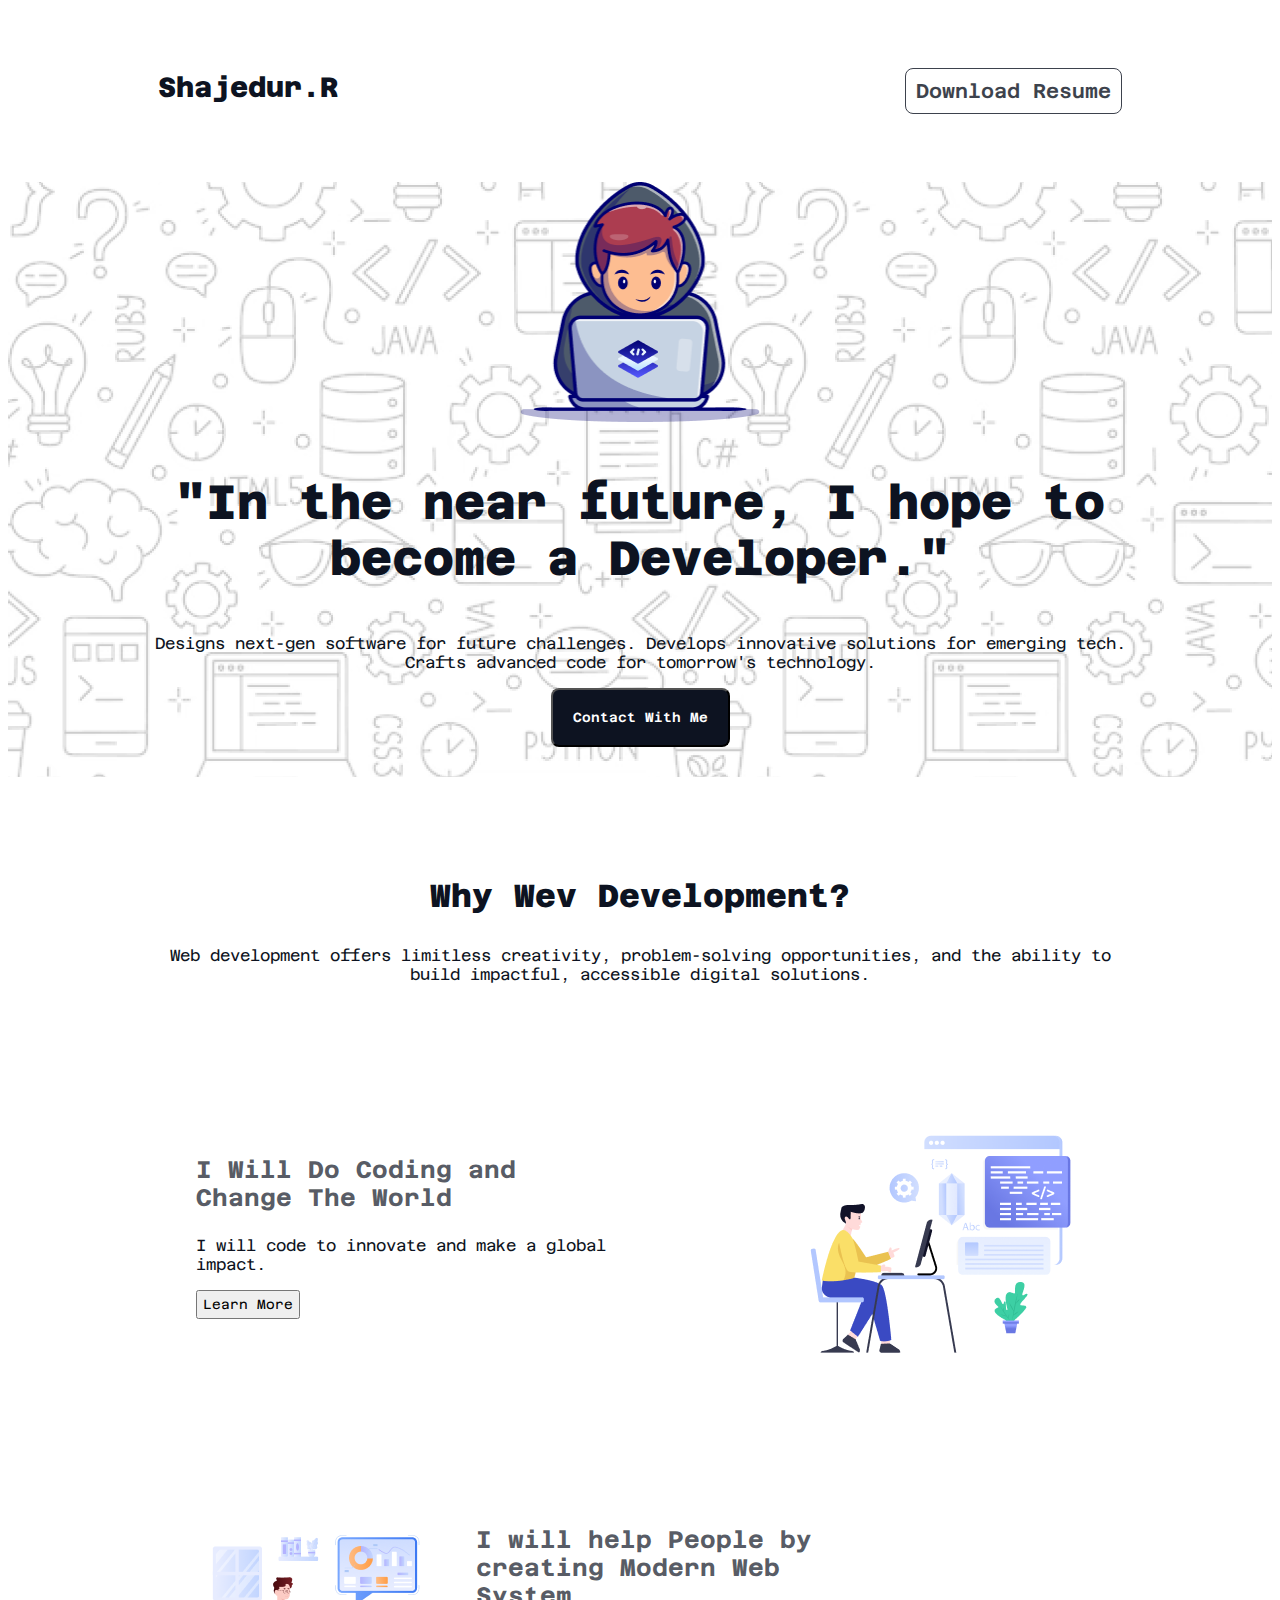
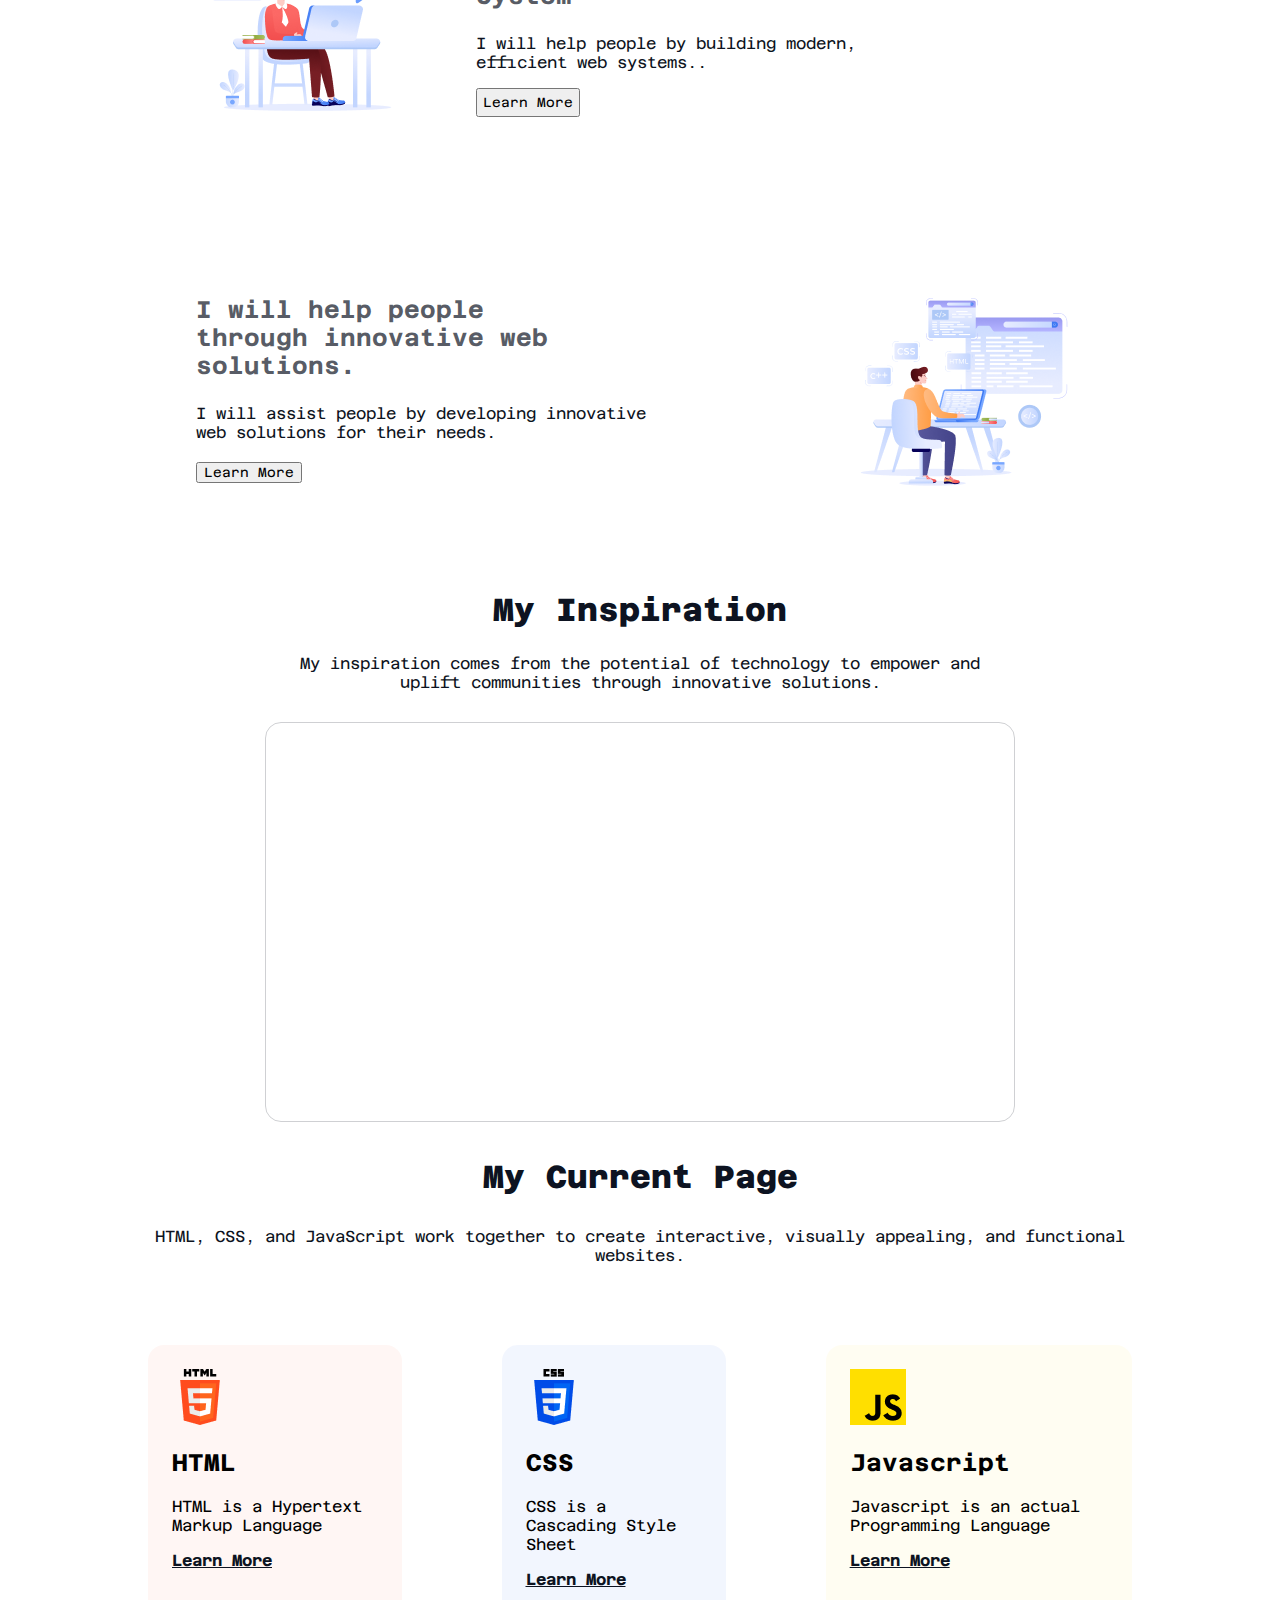
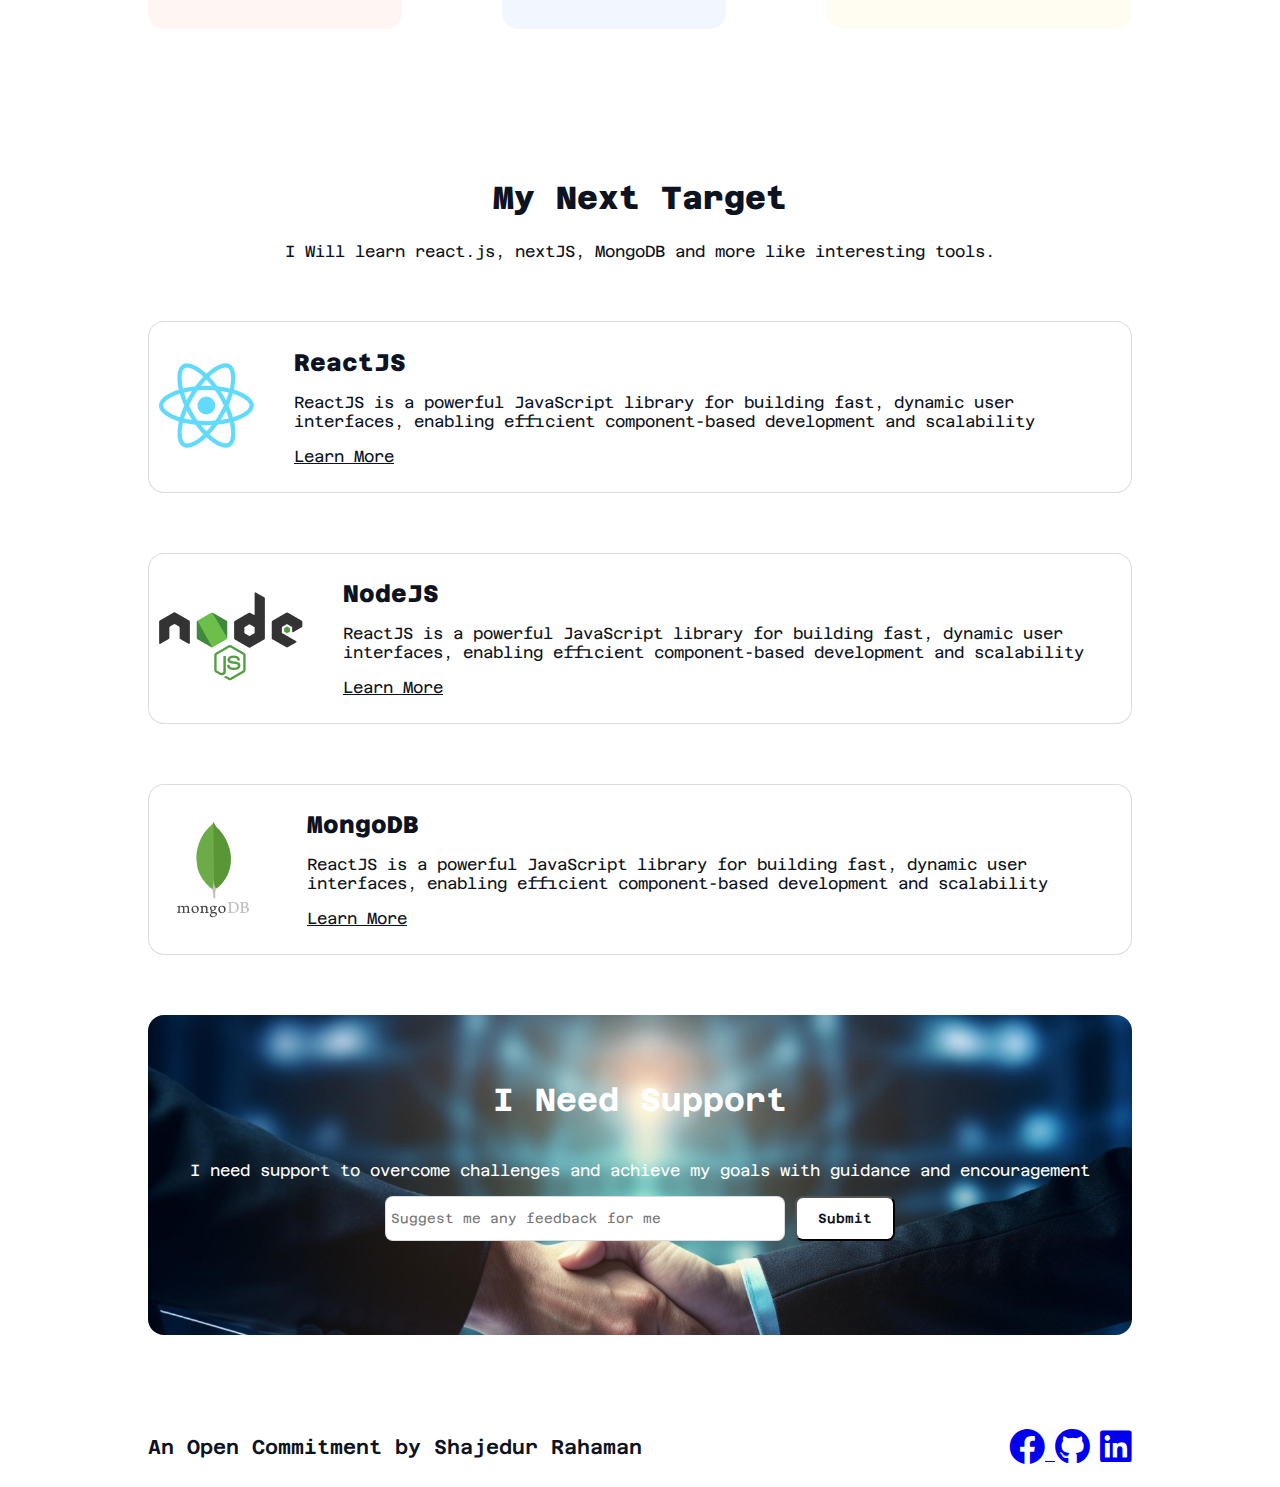
<file: index.html>
<!DOCTYPE html>
<html lang="en">
  <head>
    <meta charset="UTF-8" />
    <meta name="viewport" content="width=device-width, initial-scale=1.0" />
    <title>Shajedur.R</title>
    <link rel="stylesheet" href="style/style.css" />
    <link rel="stylesheet" href="https://cdnjs.cloudflare.com/ajax/libs/font-awesome/6.0.0-beta3/css/all.min.css">
  </head>
  <body>
    <header>
      <nav class="nav-container">
        <h2 class="nav-header">Shajedur.R</h2>
        <p class="nav-btn">Download Resume</p>
      </nav>
      <!-- banner section -->
      <div class="banner-section">
        <div class="banner-content">
          <div>
            <img src="assets/Group.png" alt="developer img" />
          </div>
          <h3>"In the near future, I hope to become a Developer."</h3>
          <p>
            Designs next-gen software for future challenges. Develops innovative
            solutions for emerging tech. Crafts advanced code for tomorrow's
            technology.
          </p>
          <button onclick="document.getElementById('footer').scrollIntoView({behavior: 'smooth'});">Contact With Me</button>
        </div>
      </div>
    </header>
    <main>
      <!-- why web development section -->
      <div class="web-container">
        <h3 class="web-heading">Why Wev Development?</h3>
        <p class="web-desc">
          Web development offers limitless creativity, problem-solving
          opportunities, and the ability to build impactful, accessible digital
          solutions.
        </p>
        <div class="group-1">
          <div>
            <h3>I Will Do Coding and Change The World</h3>
            <p>I will code to innovate and make a global impact.</p>
            <div class="btn">
              <button class="btn-txt">Learn More</button>
            </div>
          </div>
          <div>
            <img src="assets/Layer_1.png" alt="" />
          </div>
        </div>
        <div class="group-2">
          <div class="group-2-img">
            <img src="assets/Group 3.png" alt="" />
          </div>
          <div>
            <h3>I will help People by creating Modern Web System</h3>
            <p>
              I will help people by building modern, efficient web systems..
            </p>
            <div class="btn">
              <button class="btn-txt">Learn More</button>
            </div>
          </div>
        </div>
        <div class="group-3">
          <div>
            <h3>I will help people through innovative web solutions.</h3>
            <p>
              I will assist people by developing innovative web solutions for
              their needs.
            </p>
            <div class="btn">
              <button class="btn-text">Learn More</button>
            </div>
          </div>
          <div>
            <img src="assets/Group 4.png" alt="" />
          </div>
        </div>
      </div>
      <!-- inspiration section -->
      <section>
        <div class="inspiration">
          <h2>My Inspiration</h2>
          <p>
            My inspiration comes from the potential of technology to empower and
            uplift communities through innovative solutions.
          </p>
          <iframe
            width="560"
            height="315"
            src="https://www.youtube.com/embed/Qdz6O6DGGfs?si=G0OgT3q6hf-dv_iK"
            title="YouTube video player"
            frameborder="0"
            allow="accelerometer; autoplay; clipboard-write; encrypted-media; gyroscope; picture-in-picture; web-share"
            referrerpolicy="strict-origin-when-cross-origin"
            allowfullscreen
          ></iframe>
        </div>
      </section>
      <!-- current target section -->
      <section class="current-section">
        <div class="current-header">
          <h3>My Current Page</h3>
          <p>
            HTML, CSS, and JavaScript work together to create interactive,
            visually appealing, and functional websites.
          </p>
        </div>
        <div class="box-container">
          <div class="html">
            <img src="assets/html.png" alt="" />
            <h2>HTML</h2>
            <p>HTML is a Hypertext Markup Language</p>
            <p><a href="">Learn More</a></p>
          </div>
          <div class="css">
            <img src="assets/css.png" alt="" />
            <h2>CSS</h2>
            <p>CSS is a Cascading Style Sheet</p>
            <p><a href="">Learn More</a></p>
          </div>
          <div class="js">
            <img src="assets/js.png" alt="" />
            <h2>Javascript</h2>
            <p>Javascript is an actual Programming Language</p>
            <p><a href="">Learn More</a></p>
          </div>
        </div>
      </section>
      <!-- next target section -->
      <section class="next-target">
        <div class="next-target-heading">
          <h2>My Next Target</h2>
          <p>
            I Will learn react.js, nextJS, MongoDB and more like interesting
            tools.
          </p>
        </div>
        <div class="react">
          <div>
            <img src="assets/react.png" alt="react.js image" />
          </div>
          <div>
            <h1>ReactJS</h1>
            <p>
              ReactJS is a powerful JavaScript library for building fast,
              dynamic user interfaces, enabling efficient component-based
              development and scalability
            </p>
            <p><a href="">Learn More</a></p>
          </div>
        </div>
        <div class="react">
          <div>
            <img src="assets/nodejs.png" alt="react.js image" />
          </div>
          <div>
            <h1>NodeJS</h1>
            <p>
              ReactJS is a powerful JavaScript library for building fast,
              dynamic user interfaces, enabling efficient component-based
              development and scalability
            </p>
            <p><a href="">Learn More</a></p>
          </div>
        </div>
        <div class="react">
          <div>
            <img src="assets/mongodb.png" alt="react.js image" />
          </div>
          <div>
            <h1>MongoDB</h1>
            <p>
              ReactJS is a powerful JavaScript library for building fast,
              dynamic user interfaces, enabling efficient component-based
              development and scalability
            </p>
            <p><a href="">Learn More</a></p>
          </div>
        </div>
      </section>
      <!-- support section -->
       <section class="support-section"> 
        <div class="support-bg">
          <div class="support-content">
            <h2>I Need Support</h2>
            <p>I need support to overcome challenges and achieve my goals with guidance and encouragement</p>
            <div>
              <input class="text-field" type="text" placeholder="Suggest me any feedback for me">
            <input class="submit" type="submit" value="Submit">
            </div>
          </div>
        </div>
       </section>
    </main>
    <footer id="footer">
      <div class="footer">
        <h3>An Open Commitment by Shajedur Rahaman</h3>
        <div>
          <a href="https://www.facebook.com/SajedurRahaman725/" target="_blank">
            <i id="facebook" class="fa-brands fa-facebook"></i>
          </a>
          <a href="https://github.com/shajedurrahaman" target="_blank"><i id="github" class="fa-brands fa-github"></i></a>
          <a href="https://www.linkedin.com/in/sajedur-rahaman/" target="_blank"><i id="linkedin" class="fa-brands fa-linkedin"></i></a>
        </div>
      </div>
    </footer>
  </body>
</html>
</file>
<file: style/style.css>
@import url("https://fonts.googleapis.com/css2?family=Azeret+Mono:ital,wght@0,100..900;1,100..900&display=swap");

.azeret-mono-normal {
  /* font-family: "Azeret Mono", monospace; */
  font-optical-sizing: auto;
  font-style: normal;
}

* {
  font-family: "Azeret Mono", monospace;
}

.nav-container {
  display: flex;
  justify-content: space-between;
  margin: 48px 150px;
  text-align: center;
}

.nav-header {
  color: rgb(13, 19, 33);
  font-size: 28px;
  font-weight: 800;
}

.nav-btn {
  display: flex;
  box-sizing: border-box;
  border: 1px solid rgb(13, 19, 33);
  border-radius: 8px;
  opacity: 0.8;
  align-items: center;
  padding: 10px;
  color: rgb(13, 19, 33);
  font-weight: 600;
  font-size: 20px;
  cursor: pointer;
}
.nav-btn:hover {
  background-color: blue;
  color: white;
}

/* banner section */
.banner-section {
  background-image: url(../assets/Hero-bg.png);
}

.banner-content {
  text-align: center;
  margin: 0 140px;
}

.banner-content img {
  height: 240px;
  width: 240px;
}

.banner-content h3 {
  color: rgb(13, 19, 33);
  font-size: 48px;
  font-weight: 800;
}

.banner-content p {
  color: rgb(13, 19, 33);
  font-size: 16px;
}

.banner-content button {
  background-color: rgb(13, 19, 33);
  border-radius: 8px;
  color: rgb(255, 255, 255);
  font-weight: 600;
  padding: 20px;
  margin-bottom: 30px;
  cursor: pointer;
}

/* why web development */
.web-container {
  /* text-align: center; */
  margin: 100px 140px 0;
}

.web-container h3 {
  color: rgb(13, 19, 33);
  font-weight: 800;
  font-size: 32px;
  text-align: center;
}

.web-container p {
  color: rgb(13, 19, 33);
  font-size: 16px;
  text-align: center;
}

.group-1 {
  display: flex;
  justify-content: space-between;
  border-radius: 16px;
  background: linear-gradient(
    90deg,
    rgb(255, 255, 255),
    rgba(255, 255, 255, 0) 100%
  );
  padding: 48px;
  margin-top: 100px;
}

.group-1 h3 {
  color: rgba(13, 19, 33, 0.7);
  font-size: 24px;
  font-weight: 700;
  width: 390px;
  text-align: left;
}

.group-1 p {
  color: rgb(13, 19, 33);
  font-size: 16px;
  width: 465px;
  text-align: left;
}

.btn {
  color: rgb(13, 19, 33);
  font-weight: 600;
  font-size: 20px;
  text-align: left;
}
.btn-txt {
  padding: 5px;
}
.group-2 {
  display: flex;
  /* justify-content: space-between; */
  border-radius: 16px;
  background: linear-gradient(
    90deg,
    rgb(255, 255, 255),
    rgba(255, 255, 255, 0) 100%
  );
  padding: 48px;
  margin-top: 30px;
}

.group-2-img {
  margin-right: 40px;
}

.group-2 h3 {
  color: rgba(13, 19, 33, 0.7);
  font-size: 24px;
  font-weight: 700;
  width: 390px;
  text-align: left;
}

.group-2 p {
  color: rgb(13, 19, 33);
  font-size: 16px;
  width: 465px;
  text-align: left;
}

.btn {
  color: rgb(13, 19, 33);
  font-weight: 600;
  font-size: 20px;
  text-align: left;
}
.btn-txt {
  padding: 5px;
}
.group-3 {
  display: flex;
  justify-content: space-between;
  border-radius: 16px;
  background: linear-gradient(
    90deg,
    rgb(255, 255, 255),
    rgba(255, 255, 255, 0) 100%
  );
  padding: 48px;
  margin-top: 30px;
}

.group-3 h3 {
  color: rgba(13, 19, 33, 0.7);
  font-size: 24px;
  font-weight: 700;
  width: 390px;
  text-align: left;
}

.group-3 p {
  color: rgb(13, 19, 33);
  font-size: 16px;
  width: 465px;
  text-align: left;
}

.btn {
  color: rgb(13, 19, 33);
  font-weight: 600;
  font-size: 20px;
  text-align: left;
}
.btn-txt {
  padding: 5px;
}

/* inspiration section */
.inspiration {
  text-align: center;
  margin: 0 140px;
}

.inspiration h2 {
  color: rgb(13, 19, 33);
  font-size: 32px;
  font-weight: 800;
}

.inspiration p {
  color: rgb(13, 19, 33);
  font-size: 16px;
  margin: 0 140px 30px;
}

.inspiration iframe {
  box-sizing: border-box;
  border: 1px solid rgba(13, 19, 33, 0.2);
  border-radius: 16px;
  background-color: 1px Inside rgba(13, 19, 33, 0.2);
  padding: 32px;
  width: 750px;
  height: 400px;
}

/* current page */
.current-section {
  margin: 0 140px;
}
.current-header {
  text-align: center;
}

.current-header h3 {
  color: rgb(13, 19, 33);
  font-weight: 800;
  font-size: 32px;
}

.current-header p {
  color: rgb(13, 19, 33);
  font-size: 16px;
}

.box-container {
  display: flex;
  gap: 100px;
  margin-top: 80px;
}

.html {
  border-radius: 16px;
  background: rgba(255, 76, 30, 0.05);
  padding: 24px;
}

.css {
  border-radius: 16px;
  background: rgba(0, 76, 232, 0.05);
  padding: 24px;
}

.js {
  border-radius: 16px;
  background: rgba(255, 223, 0, 0.05);
  padding: 24px;
}

.html > p > a {
  color: rgb(13, 19, 33);
  font-weight: 700;
}
.css > p > a {
  color: rgb(13, 19, 33);
  font-weight: 700;
}
.js > p > a {
  color: rgb(13, 19, 33);
  font-weight: 700;
}

/* next target section */

.next-target {
  margin: 0 140px;
}
.next-target-heading {
  text-align: center;
  margin-top: 150px;
}

.next-target-heading h2 {
  color: rgb(13, 19, 33);
  font-weight: 800;
  font-size: 32px;
}

.next-target-heading p {
  color: rgb(13, 19, 33);
  font-size: 16px;
}

.react {
  display: flex;
  align-items: center;
  gap: 40px;
  box-sizing: border-box;
  border: 1px solid rgba(13, 19, 33, 0.15);
  border-radius: 16px;
  background: rgb(255, 255, 255);
  margin: 60px 0;
  padding: 10px;
}

.react h1 {
  color: rgb(13, 19, 33);
  font-weight: 800;
  font-size: 24px;
}

.react p {
  color: rgb(13, 19, 33);
  font-size: 16px;
}
.react p > a {
  color: rgb(13, 19, 33);
}

/* support section */
.support-section {
  margin: 0 140px;
  background-image: url(../assets/handshake.jpg);
  border-radius: 16px;
  height: 320px;
  background-size: cover;
}

.support-content {
  display: flex;
  flex-direction: column;
  align-items: center;
  padding: 40px;
}

.support-content h2 {
  color: rgb(255, 255, 255);
  font-weight: 700;
  font-size: 32px;
}

.support-content p {
  color: rgb(255, 255, 255);
  font-size: 16px;
  text-align: center;
}

.text-field {
  box-sizing: border-box;
  border: 1px solid rgba(13, 19, 33, 0.15);
  border-radius: 8px;
  background: rgb(255, 255, 255);
  height: 45px;
  width: 400px;
  padding: 5px;
}

.submit {
  border-radius: 8px;
  background: rgb(255, 255, 255);
  border-radius: 8px;
  background: rgb(255, 255, 255);
  height: 45px;
  width: 100px;
  color: rgb(13, 19, 33);
  font-weight: 600;
}

/* footer */
.footer {
  margin: 80px 140px 0;
  display: flex;
  align-items: center;
  justify-content: space-between;
}

.footer h3 {
  color: rgb(13, 19, 33);
  font-weight: 600;
  font-size: 20px;
}

#facebook {
  font-size: 36px;
}
#github {
  font-size: 36px;
}
#linkedin {
  font-size: 36px;
}
</file>
